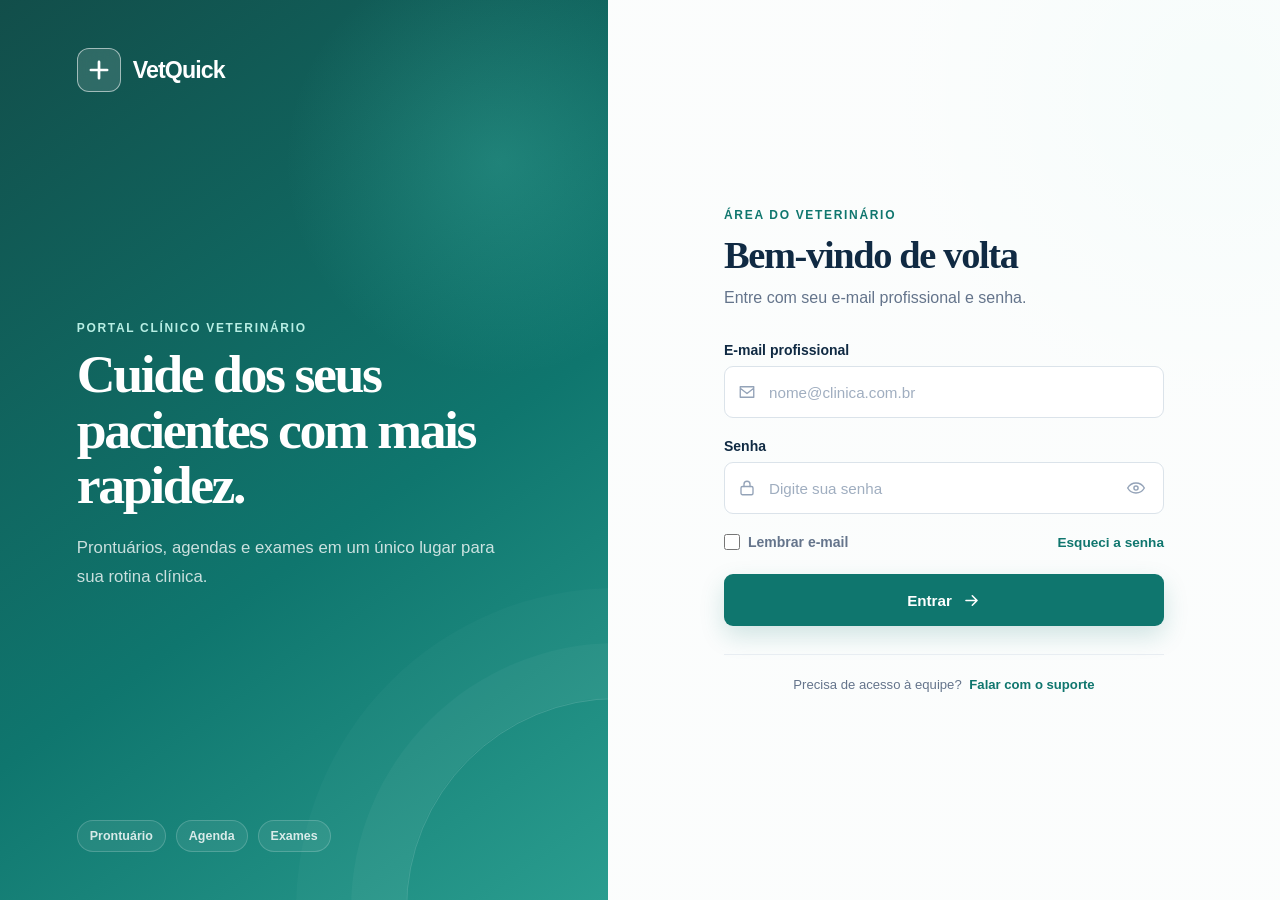
<file: FronteEnd-VetQuick-Incompleto/index.html>
<!DOCTYPE html>
<html lang="pt-BR">
<head>
  <meta charset="UTF-8" />
  <meta name="viewport" content="width=device-width, initial-scale=1.0" />
  <title>VetQuick — Acesso Veterinário</title>
  <link rel="stylesheet" href="style.css" />
</head>
<body>
  <main class="login-shell">
    <section class="welcome-panel" aria-label="Sobre o VetQuick">
      <div class="welcome-brand">
        <div class="brand-mark" aria-hidden="true">
          <svg viewBox="0 0 48 48" role="img">
            <path d="M24 9v30M9 24h30" />
          </svg>
        </div>
        <span>VetQuick</span>
      </div>

      <div class="welcome-copy">
        <p class="eyebrow">Portal clínico veterinário</p>
        <h2>Cuide dos seus pacientes com mais rapidez.</h2>
        <p>Prontuários, agendas e exames em um único lugar para sua rotina clínica.</p>
      </div>

      <div class="feature-row" aria-hidden="true">
        <span>Prontuário</span>
        <span>Agenda</span>
        <span>Exames</span>
      </div>
    </section>

    <section class="login-panel">
      <div class="login-card">
        <div class="mobile-brand">
          <div class="brand-mark" aria-hidden="true">
            <svg viewBox="0 0 48 48" role="img">
              <path d="M24 9v30M9 24h30" />
            </svg>
          </div>
          <span>VetQuick</span>
        </div>

        <header class="login-header">
          <p class="eyebrow">Área do veterinário</p>
          <h1>Bem-vindo de volta</h1>
          <p class="subtitle">Entre com seu e-mail profissional e senha.</p>
        </header>

        <div id="alertBox" class="alert" role="alert" aria-live="polite"></div>

        <form id="loginForm" novalidate>
          <div class="form-group">
            <label for="email">E-mail profissional</label>
            <div class="input-wrapper">
              <svg class="input-icon" viewBox="0 0 24 24" aria-hidden="true">
                <path d="M3 5h18v14H3zM3 7l9 7 9-7" />
              </svg>
              <input
                type="email"
                id="email"
                name="email"
                placeholder="nome@clinica.com.br"
                autocomplete="email"
                required
              />
            </div>
            <span id="emailError" class="field-error">Informe um endereço de e-mail válido.</span>
          </div>

          <div class="form-group">
            <label for="password">Senha</label>
            <div class="input-wrapper">
              <svg class="input-icon" viewBox="0 0 24 24" aria-hidden="true">
                <rect x="4" y="10" width="16" height="11" rx="2" />
                <path d="M8 10V7a4 4 0 018 0v3" />
              </svg>
              <input
                type="password"
                id="password"
                name="password"
                class="has-toggle"
                placeholder="Digite sua senha"
                autocomplete="current-password"
                required
              />
              <button
                type="button"
                id="togglePassword"
                class="toggle-password"
                aria-label="Mostrar senha"
                aria-pressed="false"
              >
                <svg viewBox="0 0 24 24" aria-hidden="true">
                  <path d="M2 12s3.5-6 10-6 10 6 10 6-3.5 6-10 6S2 12 2 12z" />
                  <circle cx="12" cy="12" r="2.5" />
                </svg>
              </button>
            </div>
            <span id="passwordError" class="field-error">A senha deve ter pelo menos 8 caracteres.</span>
          </div>

          <div class="form-options">
            <label class="remember">
              <input type="checkbox" id="rememberMe" name="rememberMe" />
              <span>Lembrar e-mail</span>
            </label>
            <a href="#recuperar-senha" class="link" id="forgotLink">Esqueci a senha</a>
          </div>

          <button type="submit" id="submitBtn" class="btn-submit">
            Entrar
            <svg viewBox="0 0 24 24" aria-hidden="true">
              <path d="M5 12h14M13 6l6 6-6 6" />
            </svg>
          </button>
        </form>

        <footer class="footer-note">
          Precisa de acesso à equipe?
          <a href="#suporte" class="link" id="supportLink">Falar com o suporte</a>
        </footer>
      </div>
    </section>
  </main>

  <script src="app.js"></script>
</body>
</html>
</file>
<file: FronteEnd-VetQuick-Incompleto/style.css>
:root {
  --primary: #0f766e;
  --primary-dark: #115e59;
  --primary-soft: #ecfdf5;
  --navy: #102a43;
  --text: #1e293b;
  --muted: #64748b;
  --border: #dbe3ea;
  --error: #dc2626;
  --error-bg: #fef2f2;
  --success: #15803d;
  --success-bg: #f0fdf4;
  --white: #ffffff;
  --shadow: 0 24px 60px rgba(15, 42, 67, 0.14);
}

* {
  box-sizing: border-box;
  margin: 0;
  padding: 0;
}

body {
  min-width: 320px;
  min-height: 100vh;
  font-family: "Segoe UI", Arial, sans-serif;
  color: var(--text);
  background: #eef5f4;
}

.login-shell {
  min-height: 100vh;
  display: grid;
  grid-template-columns: minmax(360px, 0.95fr) minmax(480px, 1.05fr);
}

.welcome-panel {
  position: relative;
  overflow: hidden;
  display: flex;
  flex-direction: column;
  justify-content: space-between;
  min-height: 100vh;
  padding: 48px clamp(40px, 6vw, 88px);
  color: var(--white);
  background:
    radial-gradient(circle at 82% 18%, rgba(94, 234, 212, 0.2), transparent 24%),
    linear-gradient(145deg, #124e4a 0%, #0f766e 58%, #2a9d8f 100%);
}

.welcome-panel::after {
  content: "";
  position: absolute;
  width: 420px;
  height: 420px;
  right: -220px;
  bottom: -220px;
  border: 1px solid rgba(255, 255, 255, 0.15);
  border-radius: 50%;
  box-shadow: 0 0 0 55px rgba(255, 255, 255, 0.035), 0 0 0 110px rgba(255, 255, 255, 0.025);
}

.welcome-brand,
.mobile-brand {
  display: flex;
  align-items: center;
  gap: 12px;
  font-size: 1.45rem;
  font-weight: 800;
  letter-spacing: -0.04em;
}

.brand-mark {
  width: 44px;
  height: 44px;
  display: grid;
  place-items: center;
  border: 1px solid rgba(255, 255, 255, 0.55);
  border-radius: 12px;
  background: rgba(255, 255, 255, 0.13);
  backdrop-filter: blur(8px);
}

.brand-mark svg {
  width: 26px;
  height: 26px;
  fill: none;
  stroke: currentColor;
  stroke-width: 5;
  stroke-linecap: round;
}

.welcome-copy {
  position: relative;
  z-index: 1;
  max-width: 520px;
  margin: auto 0;
  padding: 64px 0;
}

.eyebrow {
  margin-bottom: 12px;
  color: #b8eee4;
  font-size: 0.75rem;
  font-weight: 800;
  letter-spacing: 0.14em;
  text-transform: uppercase;
}

.welcome-copy h2 {
  max-width: 480px;
  margin-bottom: 20px;
  font-family: Georgia, "Times New Roman", serif;
  font-size: clamp(2.4rem, 4.2vw, 4.6rem);
  line-height: 1.04;
  letter-spacing: -0.045em;
}

.welcome-copy > p:last-child {
  max-width: 430px;
  color: rgba(255, 255, 255, 0.78);
  font-size: 1.05rem;
  line-height: 1.7;
}

.feature-row {
  position: relative;
  z-index: 1;
  display: flex;
  gap: 10px;
  flex-wrap: wrap;
}

.feature-row span {
  padding: 8px 12px;
  border: 1px solid rgba(255, 255, 255, 0.18);
  border-radius: 999px;
  color: rgba(255, 255, 255, 0.82);
  background: rgba(255, 255, 255, 0.07);
  font-size: 0.78rem;
  font-weight: 700;
}

.login-panel {
  display: grid;
  place-items: center;
  min-height: 100vh;
  padding: 48px clamp(32px, 7vw, 96px);
  background:
    linear-gradient(rgba(255, 255, 255, 0.78), rgba(255, 255, 255, 0.78)),
    radial-gradient(circle at 90% 10%, #d9f4ee 0, transparent 32%);
}

.login-card {
  width: 100%;
  max-width: 440px;
}

.mobile-brand {
  display: none;
  color: var(--primary);
  margin-bottom: 40px;
}

.mobile-brand .brand-mark {
  color: var(--white);
  border-color: var(--primary);
  background: var(--primary);
}

.login-header {
  margin-bottom: 32px;
}

.login-header .eyebrow {
  color: var(--primary);
}

h1 {
  color: var(--navy);
  font-family: Georgia, "Times New Roman", serif;
  font-size: clamp(2rem, 3vw, 2.75rem);
  line-height: 1.1;
  letter-spacing: -0.035em;
}

.subtitle {
  margin-top: 10px;
  color: var(--muted);
  line-height: 1.5;
}

.alert {
  display: none;
  margin-bottom: 18px;
  padding: 12px 14px;
  border-radius: 8px;
  font-size: 0.875rem;
  line-height: 1.4;
}

.alert.show {
  display: block;
}

.alert.error {
  color: var(--error);
  border: 1px solid #fecaca;
  background: var(--error-bg);
}

.alert.success {
  color: var(--success);
  border: 1px solid #bbf7d0;
  background: var(--success-bg);
}

.form-group {
  margin-bottom: 20px;
}

label {
  display: block;
  margin-bottom: 8px;
  color: var(--navy);
  font-size: 0.875rem;
  font-weight: 750;
}

.input-wrapper {
  position: relative;
  display: flex;
  align-items: center;
}

.input-icon {
  position: absolute;
  left: 14px;
  z-index: 1;
  width: 18px;
  height: 18px;
  fill: none;
  stroke: #94a3b8;
  stroke-width: 1.8;
  stroke-linecap: round;
  stroke-linejoin: round;
  pointer-events: none;
}

input[type="email"],
input[type="password"],
input[type="text"] {
  width: 100%;
  height: 52px;
  padding: 0 16px 0 44px;
  border: 1px solid var(--border);
  border-radius: 9px;
  outline: none;
  background: var(--white);
  color: var(--text);
  font-size: 0.95rem;
  transition: border-color 0.15s, box-shadow 0.15s;
}

input.has-toggle {
  padding-right: 52px;
}

input::placeholder {
  color: #a0aec0;
}

input:focus {
  border-color: var(--primary);
  box-shadow: 0 0 0 4px rgba(15, 118, 110, 0.11);
}

input.invalid {
  border-color: var(--error);
}

.toggle-password {
  position: absolute;
  right: 10px;
  width: 36px;
  height: 36px;
  display: grid;
  place-items: center;
  border: none;
  border-radius: 7px;
  color: #94a3b8;
  background: transparent;
  cursor: pointer;
}

.toggle-password:hover {
  color: var(--primary);
  background: var(--primary-soft);
}

.toggle-password svg {
  width: 20px;
  height: 20px;
  fill: none;
  stroke: currentColor;
  stroke-width: 1.7;
}

.field-error {
  display: none;
  margin-top: 6px;
  color: var(--error);
  font-size: 0.8rem;
}

.field-error.show {
  display: block;
}

.form-options {
  display: flex;
  align-items: center;
  justify-content: space-between;
  gap: 16px;
  margin: 4px 0 24px;
  font-size: 0.85rem;
}

.remember {
  display: flex;
  align-items: center;
  gap: 8px;
  margin: 0;
  color: var(--muted);
  cursor: pointer;
  user-select: none;
}

.remember input {
  width: 16px;
  height: 16px;
  accent-color: var(--primary);
  cursor: pointer;
}

.link {
  color: var(--primary);
  font-weight: 750;
  text-decoration: none;
}

.link:hover {
  text-decoration: underline;
}

.btn-submit {
  width: 100%;
  height: 52px;
  display: flex;
  align-items: center;
  justify-content: center;
  gap: 10px;
  border: none;
  border-radius: 9px;
  color: var(--white);
  background: var(--primary);
  box-shadow: 0 10px 24px rgba(15, 118, 110, 0.18);
  font-size: 0.95rem;
  font-weight: 800;
  cursor: pointer;
  transition: background 0.15s, transform 0.15s, box-shadow 0.15s;
}

.btn-submit svg {
  width: 19px;
  height: 19px;
  fill: none;
  stroke: currentColor;
  stroke-width: 2;
  stroke-linecap: round;
  stroke-linejoin: round;
}

.btn-submit:hover:not(:disabled) {
  background: var(--primary-dark);
  transform: translateY(-1px);
  box-shadow: 0 12px 28px rgba(15, 118, 110, 0.24);
}

.btn-submit:disabled {
  opacity: 0.65;
  cursor: not-allowed;
}

.footer-note {
  margin-top: 28px;
  padding-top: 22px;
  border-top: 1px solid #e8edf2;
  color: var(--muted);
  text-align: center;
  font-size: 0.82rem;
}

.footer-note .link {
  margin-left: 4px;
}

@media (max-width: 900px) {
  .login-shell {
    grid-template-columns: 1fr;
  }

  .welcome-panel {
    display: none;
  }

  .login-panel {
    min-height: 100vh;
  }

  .mobile-brand {
    display: flex;
  }
}

@media (max-width: 520px) {
  .login-panel {
    align-items: start;
    padding: 32px 20px;
  }

  .login-card {
    max-width: none;
  }

  .mobile-brand {
    margin-bottom: 48px;
  }

  .form-options {
    align-items: flex-start;
  }
}
</file>
<file: FronteEnd-VetQuick-Incompleto/dashboard.css>
:root {
  color-scheme: light;
  --primary: #0f766e;
  --primary-dark: #115e59;
  --primary-light: #ecfdf5;
  --navy: #183044;
  --text: #263746;
  --muted: #788896;
  --border: #e5ebef;
  --canvas: #f5f8f8;
  --white: #ffffff;
  --danger: #c2413b;
}

* { box-sizing: border-box; }

body {
  min-width: 320px;
  min-height: 100vh;
  margin: 0;
  color: var(--text);
  background: var(--canvas);
  font-family: "Segoe UI", Arial, sans-serif;
}

button, input, select, textarea { font: inherit; }
button { cursor: pointer; }

.app-shell { min-height: 100vh; }

.sidebar {
  position: fixed;
  inset: 0 auto 0 0;
  z-index: 3;
  display: flex;
  flex-direction: column;
  width: 248px;
  padding: 28px 18px 20px;
  border-right: 1px solid var(--border);
  background: var(--white);
}

.brand {
  display: flex;
  align-items: center;
  gap: 11px;
  margin: 0 0 52px 7px;
  color: var(--navy);
  font-size: 1.35rem;
  font-weight: 800;
  letter-spacing: -0.04em;
  text-decoration: none;
}

.brand-icon {
  display: grid;
  width: 38px;
  height: 38px;
  place-items: center;
  border-radius: 11px;
  color: var(--white);
  background: var(--primary);
  font-size: 2rem;
  font-weight: 500;
  line-height: 1;
}

.nav-caption {
  margin: 0 0 12px 12px;
  color: #9aa8b2;
  font-size: 0.67rem;
  font-weight: 800;
  letter-spacing: 0.11em;
}

.main-nav { display: grid; gap: 6px; }

.nav-item {
  display: flex;
  align-items: center;
  gap: 12px;
  width: 100%;
  padding: 11px 12px;
  border: 0;
  border-radius: 9px;
  color: #647583;
  background: transparent;
  text-align: left;
  font-size: 0.91rem;
  font-weight: 650;
  transition: color 0.15s, background 0.15s;
}

.nav-item:hover { color: var(--primary); background: #f4faf8; }
.nav-item.active { color: var(--primary-dark); background: var(--primary-light); }

.nav-symbol {
  display: grid;
  width: 25px;
  height: 25px;
  place-items: center;
  border-radius: 7px;
  background: rgba(15, 118, 110, 0.09);
  font-size: 0.74rem;
  font-weight: 800;
}

.sidebar-bottom { margin-top: auto; }

.profile-card {
  display: flex;
  align-items: center;
  gap: 10px;
  padding: 14px 5px;
  border-top: 1px solid var(--border);
}

.avatar {
  display: grid;
  flex: 0 0 36px;
  width: 36px;
  height: 36px;
  place-items: center;
  border-radius: 50%;
  color: var(--primary-dark);
  background: #dff4ef;
  font-weight: 800;
}

.profile-copy { display: grid; min-width: 0; gap: 3px; }
.profile-copy strong { color: var(--navy); font-size: 0.82rem; }
.profile-copy span { overflow: hidden; color: var(--muted); font-size: 0.72rem; text-overflow: ellipsis; white-space: nowrap; }

.logout-button {
  width: 100%;
  padding: 10px 8px;
  border: 0;
  border-radius: 8px;
  color: #788896;
  background: transparent;
  text-align: left;
  font-size: 0.83rem;
}

.logout-button:hover { color: var(--danger); background: #fff5f4; }
.logout-button span { margin-right: 7px; font-size: 1.05rem; }

.main-content { min-height: 100vh; margin-left: 248px; }

.topbar {
  display: flex;
  align-items: center;
  justify-content: space-between;
  min-height: 110px;
  padding: 22px clamp(24px, 4vw, 58px);
  border-bottom: 1px solid var(--border);
  background: var(--white);
}

.eyebrow {
  margin: 0 0 7px;
  color: var(--primary);
  font-size: 0.66rem;
  font-weight: 850;
  letter-spacing: 0.13em;
}

.topbar h1 { margin: 0; color: var(--navy); font-size: 1.65rem; letter-spacing: -0.04em; }
.topbar-meta { display: flex; align-items: center; gap: 8px; color: var(--muted); font-size: 0.79rem; }
.connection-dot { width: 8px; height: 8px; border-radius: 50%; background: #28a879; box-shadow: 0 0 0 4px #e8f7f0; }
.content { max-width: 1450px; margin: 0 auto; padding: 30px clamp(24px, 4vw, 58px) 20px; }

.notice {
  display: none;
  margin-bottom: 18px;
  padding: 12px 15px;
  border: 1px solid transparent;
  border-radius: 9px;
  font-size: 0.87rem;
  line-height: 1.45;
}
.notice.show { display: block; }
.notice.error { color: #a2332e; border-color: #f4c8c5; background: #fff3f2; }
.notice.success { color: #17684c; border-color: #c5eadb; background: #effaf5; }

.stats-grid { display: grid; grid-template-columns: repeat(4, minmax(0, 1fr)); gap: 15px; margin-bottom: 24px; }
.stat-card {
  display: flex;
  align-items: center;
  gap: 13px;
  min-height: 88px;
  padding: 16px;
  border: 1px solid var(--border);
  border-radius: 12px;
  background: var(--white);
}
.stat-icon { display: grid; width: 40px; height: 40px; flex: 0 0 40px; place-items: center; border-radius: 11px; font-weight: 850; }
.tutor-icon { color: #3472b7; background: #eef5ff; }
.animal-icon { color: #1d8a70; background: #eaf8f3; }
.consult-icon { color: #8765c3; background: #f4f0fb; }
.vaccine-icon { color: #c47b36; background: #fff5e9; }
.stat-card > div { display: grid; gap: 3px; }
.stat-label { color: var(--muted); font-size: 0.75rem; }
.stat-card strong { color: var(--navy); font-size: 1.35rem; letter-spacing: -0.03em; }

.records-card { overflow: hidden; border: 1px solid var(--border); border-radius: 12px; background: var(--white); }
.records-header { display: flex; align-items: center; justify-content: space-between; gap: 20px; padding: 22px 24px; }
.records-header h2 { margin: 0; color: var(--navy); font-size: 1.08rem; }
.records-header p { margin: 5px 0 0; color: var(--muted); font-size: 0.81rem; }

.primary-button, .secondary-button, .refresh-button, .load-more-button {
  display: inline-flex;
  align-items: center;
  justify-content: center;
  min-height: 39px;
  padding: 0 14px;
  border-radius: 8px;
  font-size: 0.82rem;
  font-weight: 750;
  transition: background 0.15s, border-color 0.15s;
}
.primary-button { gap: 7px; border: 1px solid var(--primary); color: var(--white); background: var(--primary); }
.primary-button:hover { border-color: var(--primary-dark); background: var(--primary-dark); }
.primary-button span { font-size: 1.15rem; line-height: 1; }
.secondary-button, .refresh-button, .load-more-button { border: 1px solid var(--border); color: #536574; background: var(--white); }
.secondary-button:hover, .refresh-button:hover, .load-more-button:hover { border-color: #b6c8c9; background: #f8fbfb; }
.primary-button:disabled, .secondary-button:disabled { opacity: 0.6; cursor: wait; }

.table-toolbar { display: flex; align-items: center; justify-content: space-between; gap: 14px; padding: 0 24px 17px; }
.search-box { display: flex; align-items: center; gap: 8px; width: min(360px, 100%); height: 39px; padding: 0 11px; border: 1px solid var(--border); border-radius: 8px; color: #9aa8b2; }
.search-box span { font-size: 1.3rem; line-height: 1; }
.search-box input { width: 100%; padding: 0; border: 0; outline: 0; color: var(--text); background: transparent; font-size: 0.82rem; }
.search-box input::placeholder { color: #9aa8b2; }
.refresh-button { min-height: 37px; }

.table-scroll { overflow-x: auto; border-top: 1px solid var(--border); }
table { width: 100%; border-collapse: collapse; text-align: left; }
thead { background: #f9fbfb; }
th { padding: 12px 16px; color: #84939f; font-size: 0.67rem; font-weight: 800; letter-spacing: 0.045em; text-transform: uppercase; white-space: nowrap; }
td { max-width: 280px; padding: 14px 16px; border-top: 1px solid #edf1f3; color: #4a5b68; font-size: 0.81rem; vertical-align: middle; }
tbody tr:hover { background: #fbfdfd; }
.record-name { color: var(--navy); font-weight: 750; }
.record-secondary { display: block; margin-top: 3px; color: #96a2ab; font-size: 0.72rem; }
.status-pill { display: inline-block; padding: 5px 8px; border-radius: 999px; color: #587466; background: #eff7f3; font-size: 0.7rem; font-weight: 750; white-space: nowrap; }
.row-actions { display: flex; justify-content: flex-end; gap: 7px; white-space: nowrap; }
.row-action { padding: 6px 9px; border: 1px solid var(--border); border-radius: 7px; color: #687986; background: var(--white); font-size: 0.73rem; font-weight: 700; }
.row-action:hover { color: var(--primary-dark); border-color: #b9d8d2; background: #f3fbf8; }
.row-action.delete:hover { color: var(--danger); border-color: #f1c8c5; background: #fff6f5; }

.empty-state { display: grid; justify-items: center; padding: 54px 20px; color: var(--muted); text-align: center; }
.empty-state[hidden] { display: none; }
.empty-symbol { display: grid; width: 42px; height: 42px; place-items: center; margin-bottom: 12px; border-radius: 50%; color: var(--primary); background: var(--primary-light); font-size: 1.6rem; }
.empty-state strong { color: var(--navy); font-size: 0.9rem; }
.empty-state p { margin: 6px 0 0; font-size: 0.78rem; }
.table-footer { display: flex; align-items: center; justify-content: space-between; min-height: 56px; padding: 9px 24px; border-top: 1px solid var(--border); color: var(--muted); font-size: 0.75rem; }
.load-more-button { min-height: 33px; }
.page-footer { padding: 20px 2px 6px; color: #9aa8b2; font-size: 0.74rem; }
.page-footer span { margin: 0 4px; color: #b8c5cc; }

.record-dialog { width: min(700px, calc(100vw - 28px)); max-height: min(90vh, 900px); padding: 0; border: 0; border-radius: 14px; color: var(--text); box-shadow: 0 25px 80px rgba(13, 37, 53, 0.25); }
.record-dialog::backdrop { background: rgba(17, 35, 46, 0.46); backdrop-filter: blur(2px); }
.dialog-form { display: flex; max-height: min(90vh, 900px); flex-direction: column; }
.dialog-header { display: flex; align-items: flex-start; justify-content: space-between; padding: 23px 26px 18px; border-bottom: 1px solid var(--border); }
.dialog-header h2 { margin: 0; color: var(--navy); font-size: 1.2rem; }
.dialog-header .eyebrow { margin-bottom: 6px; }
.icon-button { width: 32px; height: 32px; border: 0; border-radius: 7px; color: #7e8d98; background: transparent; font-size: 1.6rem; line-height: 1; }
.icon-button:hover { color: var(--navy); background: #f0f4f5; }
.form-fields { display: grid; grid-template-columns: repeat(2, minmax(0, 1fr)); gap: 14px; overflow-y: auto; padding: 20px 26px; }
.form-field { min-width: 0; }
.form-field.full-width { grid-column: 1 / -1; }
.form-field label { display: block; margin-bottom: 6px; color: #425563; font-size: 0.78rem; font-weight: 750; }
.form-field input, .form-field select, .form-field textarea { width: 100%; min-height: 40px; padding: 9px 11px; border: 1px solid var(--border); border-radius: 7px; outline: 0; color: var(--text); background: var(--white); font-size: 0.83rem; }
.form-field textarea { min-height: 82px; resize: vertical; }
.form-field input:focus, .form-field select:focus, .form-field textarea:focus { border-color: var(--primary); box-shadow: 0 0 0 3px rgba(15, 118, 110, 0.1); }
.form-field input[type="checkbox"] { width: 17px; min-height: 17px; accent-color: var(--primary); }
.checkbox-field { display: flex; align-items: center; gap: 9px; min-height: 40px; }
.checkbox-field label { margin: 0; }
.form-error { display: none; margin: 0 26px; padding: 10px 12px; border-radius: 7px; color: #a2332e; background: #fff3f2; font-size: 0.8rem; }
.form-error.show { display: block; }
.dialog-actions { display: flex; justify-content: flex-end; gap: 9px; margin-top: auto; padding: 16px 26px 20px; border-top: 1px solid var(--border); }

@media (max-width: 1050px) {
  .sidebar { width: 215px; }
  .main-content { margin-left: 215px; }
  .stats-grid { grid-template-columns: repeat(2, minmax(0, 1fr)); }
  .content { padding-right: 24px; padding-left: 24px; }
}

@media (max-width: 700px) {
  .sidebar { position: static; width: 100%; height: auto; padding: 12px 16px; border-right: 0; border-bottom: 1px solid var(--border); }
  .brand { margin: 0 0 12px 2px; font-size: 1.15rem; }
  .brand-icon { width: 32px; height: 32px; font-size: 1.6rem; }
  .nav-caption, .sidebar-bottom { display: none; }
  .main-nav { display: flex; gap: 5px; overflow-x: auto; }
  .nav-item { width: auto; flex: 0 0 auto; gap: 7px; padding: 8px 10px; font-size: 0.78rem; }
  .nav-symbol { width: 21px; height: 21px; }
  .main-content { margin-left: 0; }
  .topbar { min-height: 84px; padding: 15px 20px; }
  .topbar h1 { font-size: 1.4rem; }
  .topbar-meta { font-size: 0; }
  .content { padding: 18px 14px; }
  .stats-grid { gap: 9px; margin-bottom: 15px; }
  .stat-card { min-height: 75px; gap: 9px; padding: 11px; }
  .stat-icon { width: 32px; height: 32px; flex-basis: 32px; }
  .stat-label { font-size: 0.68rem; }
  .stat-card strong { font-size: 1.15rem; }
  .records-header { align-items: flex-start; padding: 17px 15px; }
  .records-header p { max-width: 220px; line-height: 1.4; }
  .records-header .primary-button { padding: 0 10px; font-size: 0.75rem; white-space: nowrap; }
  .table-toolbar { padding: 0 14px 13px; }
  .table-footer { padding-right: 14px; padding-left: 14px; }
  .form-fields { grid-template-columns: 1fr; padding: 17px; }
  .form-field.full-width { grid-column: auto; }
  .dialog-header { padding: 19px 18px 15px; }
  .form-error { margin-right: 17px; margin-left: 17px; }
  .dialog-actions { padding: 14px 17px 17px; }
}

@media (max-width: 410px) {
  .nav-item { font-size: 0; }
  .nav-symbol { width: 27px; height: 27px; font-size: 0.78rem; }
  .records-header { gap: 8px; }
  .records-header .primary-button { gap: 4px; }
  .stats-grid { grid-template-columns: repeat(2, minmax(0, 1fr)); }
}
</file>
